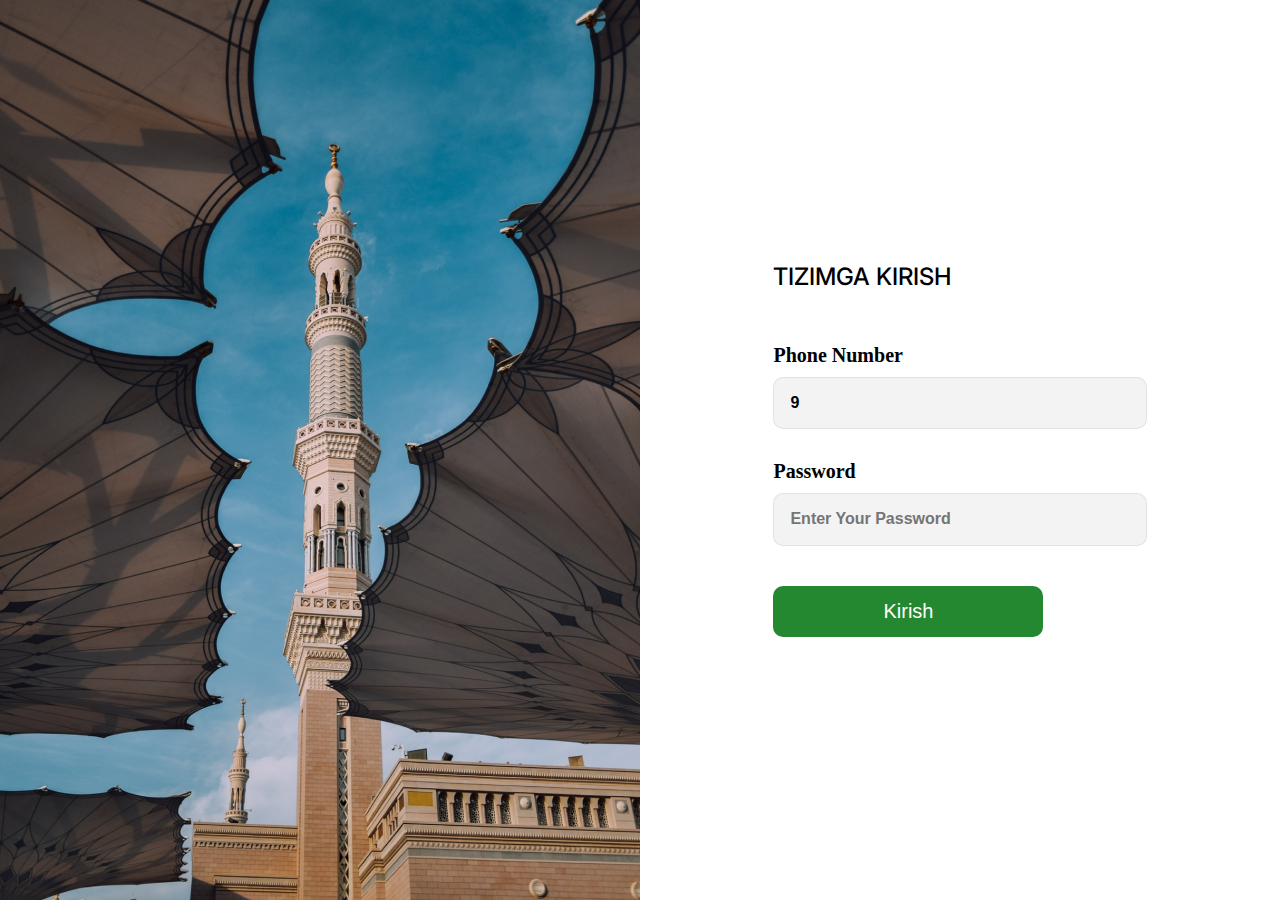
<file: login.html>
<!DOCTYPE html>
<html lang="en">
	<head>
		<meta charset="UTF-8" />
		<meta http-equiv="X-UA-Compatible" content="IE=edge" />
		<meta name="viewport" content="width=device-width, initial-scale=1.0" />
		<title>Log in</title>
		<link rel="stylesheet" href="css/style.css" />
	</head>

	<body>
		<div class="login">
			<div class="left__page" loading="lazy"></div>
			<div class="right__page">
				<form action="#" class="form">
					<h1 class="form__header">Tizimga Kirish</h1>
					<div class="form__number form__container">
						<label for="inputNumber">phone number</label>
						<input type="tel" id="inputNumber" value="9" placeholder="Enter Your Phone Number" />
					</div>
					<div class="form__password form__container">
						<label for="inputPassword">password</label>
						<input type="tel" id="inputPassword" placeholder="Enter Your Password" />
					</div>
					<button class="enter-button">Kirish</button>
				</form>
			</div>
		</div>
	</body>
</html>
</file>
<file: css/style.css>
@import url("https://fonts.googleapis.com/css2?family=Inter:wght@400;500;600;700&family=Roboto:wght@400;500;700&display=swap");
* {
  -webkit-box-sizing: border-box;
          box-sizing: border-box;
  margin: 0;
  padding: 0;
}

.wrapper {
  display: -webkit-box;
  display: -ms-flexbox;
  display: flex;
  min-height: 100vh;
  -webkit-box-orient: vertical;
  -webkit-box-direction: normal;
      -ms-flex-direction: column;
          flex-direction: column;
  font-size: 18px;
  font-family: "Inter", sans-serif;
  background: #f8f8f8;
  position: relative;
  overflow: hidden;
}

.container {
  max-width: 1240px;
  margin: 0 auto;
}
@media (max-width: 1024px) {
  .container {
    padding: 0 10px;
    margin: 0 auto;
  }
}

a {
  text-decoration: none;
  color: #000;
  display: inline-block;
}

.greenText {
  color: #23882f;
}

.header {
  position: fixed;
  z-index: 6;
  width: 100%;
}
.header .date {
  display: -webkit-box;
  display: -ms-flexbox;
  display: flex;
  -webkit-box-align: center;
      -ms-flex-align: center;
          align-items: center;
  -webkit-box-pack: center;
      -ms-flex-pack: center;
          justify-content: center;
  height: 32px;
  background-color: #23882f;
  font-weight: 500;
  font-size: 12px;
  text-transform: uppercase;
  z-index: 9;
  position: relative;
}
.header .date p {
  text-align: center;
  color: #fff;
  font-size: 12px;
  text-transform: uppercase;
}
@media (max-width: 420px) {
  .header .date p {
    font-size: 10px;
  }
}
.header .navbar {
  background: #fff;
  position: relative;
}
.header .navbar::before {
  content: "";
  position: absolute;
  background: #fff;
  width: 100%;
  height: 100%;
  left: 0;
  top: 0;
  z-index: 7;
}
.header .navbar .nav {
  display: -webkit-box;
  display: -ms-flexbox;
  display: flex;
  -webkit-box-align: center;
      -ms-flex-align: center;
          align-items: center;
  -webkit-box-pack: justify;
      -ms-flex-pack: justify;
          justify-content: space-between;
  position: relative;
}
@media (max-width: 768px) {
  .header .navbar .nav {
    display: -webkit-box;
    display: -ms-flexbox;
    display: flex;
    -webkit-box-pack: start;
        -ms-flex-pack: start;
            justify-content: start;
  }
}
.header .navbar .nav-logo {
  position: relative;
  z-index: 9;
}
.header .navbar .nav-logo .nav-img {
  height: 75px;
}
@media (max-width: 768px) {
  .header .navbar .nav-logo .nav-img {
    height: 65px;
  }
}
@media (max-width: 420px) {
  .header .navbar .nav-logo .nav-img {
    height: 55px;
  }
}
@media (max-width: 1024px) {
  .header .navbar .nav-logo {
    -webkit-box-flex: 1;
        -ms-flex: 1 1 auto;
            flex: 1 1 auto;
  }
}
.header .navbar .nav-list {
  display: -webkit-box;
  display: -ms-flexbox;
  display: flex;
  -webkit-box-align: center;
      -ms-flex-align: center;
          align-items: center;
  -webkit-box-pack: justify;
      -ms-flex-pack: justify;
          justify-content: space-between;
  padding: 10px;
  width: 560px;
  position: relative;
  z-index: 9;
}
.header .navbar .nav-list .greenText {
  color: #23882f !important;
}
.header .navbar .nav-list .remove {
  display: none;
}
@media (max-width: 425px) {
  .header .navbar .nav-list .remove {
    display: inline-block;
    padding: 10px 25px;
    background: #23882f;
    color: #fff;
  }
}
.header .navbar .nav-list .nav-item {
  list-style-type: none;
  font-size: 16px;
  font-style: normal;
  font-weight: 600;
  font-size: 16px;
  line-height: 19px;
  letter-spacing: -1px;
}
@media (max-width: 1024px) {
  .header .navbar .nav-list {
    display: -webkit-box;
    display: -ms-flexbox;
    display: flex;
    -webkit-box-orient: vertical;
    -webkit-box-direction: normal;
        -ms-flex-direction: column;
            flex-direction: column;
    -ms-flex-pack: distribute;
        justify-content: space-around;
    position: absolute;
    background: #fff;
    padding: 0;
    top: 0;
    right: -10%;
    height: 150px;
    width: 200px;
    -webkit-transition: -webkit-transform 400ms linear;
    transition: -webkit-transform 400ms linear;
    transition: transform 400ms linear;
    transition: transform 400ms linear, -webkit-transform 400ms linear;
    -webkit-transform: translate(-50%, -100%);
            transform: translate(-50%, -100%);
    z-index: 5;
  }
  .header .navbar .nav-list.clicked {
    -webkit-transform: translate(-50%, 54%);
            transform: translate(-50%, 54%);
  }
}
@media (max-width: 768px) {
  .header .navbar .nav-list {
    right: -13%;
  }
  .header .navbar .nav-list.clicked {
    -webkit-transform: translate(-50%, 49%);
            transform: translate(-50%, 49%);
  }
}
@media (max-width: 425px) {
  .header .navbar .nav-list {
    right: -23%;
  }
  .header .navbar .nav-list.clicked {
    -webkit-transform: translate(-50%, 50%);
            transform: translate(-50%, 50%);
  }
}
.header .navbar .nav-menu {
  display: -webkit-box;
  display: -ms-flexbox;
  display: flex;
  -webkit-box-align: center;
      -ms-flex-align: center;
          align-items: center;
  -webkit-box-pack: justify;
      -ms-flex-pack: justify;
          justify-content: space-between;
  position: relative;
  z-index: 9;
}
.header .navbar .nav-menu .dropdown {
  display: -webkit-box;
  display: -ms-flexbox;
  display: flex;
  -webkit-box-align: center;
      -ms-flex-align: center;
          align-items: center;
  -webkit-box-pack: center;
      -ms-flex-pack: center;
          justify-content: center;
  font-family: "Roboto";
  font-size: 16px;
  font-weight: 400;
  margin: 0 27px 0 0;
  cursor: pointer;
  position: relative;
}
@media (max-width: 425px) {
  .header .navbar .nav-menu .dropdown {
    margin: 0px;
  }
}
.header .navbar .nav-menu .dropdown span {
  padding: 0 10px 0 0;
}
.header .navbar .nav-menu .dropdown .arrow-icon {
  -webkit-transform: rotate(0deg);
          transform: rotate(0deg);
  -webkit-transition: all 500ms;
  transition: all 500ms;
}
.header .navbar .nav-menu .dropdown .arrow-icon.rotate {
  -webkit-transform: rotate(180deg);
          transform: rotate(180deg);
}
.header .navbar .nav-menu .dropdown-items {
  display: block;
  position: absolute;
  list-style: none;
  font-family: "Roboto";
  top: 105%;
  z-index: 9;
  -webkit-transition: all 500ms;
  transition: all 500ms;
  -webkit-transform: translateY(15px);
          transform: translateY(15px);
  opacity: 0;
  visibility: hidden;
  pointer-events: none;
}
.header .navbar .nav-menu .dropdown-items.visible {
  -webkit-transform: translateY(0);
          transform: translateY(0);
  opacity: 1;
  visibility: visible;
  pointer-events: all;
  top: 95%;
}
.header .navbar .nav-menu .dropdown-items .dropdown-option {
  border: 1px solid #2d8b38;
  border-collapse: collapse;
  background: #23882f;
  padding: 5px;
  color: #fff;
  cursor: pointer;
}
.header .navbar .nav-menu .dropdown-items .dropdown-option:hover {
  background: #22632a;
}
.header .navbar .nav-menu .remove {
  background: #23882f;
  font-family: "Roboto";
  font-weight: 400;
  font-size: 16px;
  color: #ffffff;
  display: inline-block;
  padding: 10px 30px;
}
@media (max-width: 425px) {
  .header .navbar .nav-menu .remove {
    display: none;
  }
}
@media (max-width: 768px) {
  .header .navbar .nav-menu {
    -webkit-box-ordinal-group: 3;
        -ms-flex-order: 2;
            order: 2;
  }
}
.header .navbar .nav .nav-burger {
  display: none;
}
@media (max-width: 1024px) {
  .header .navbar .nav .nav-burger {
    display: block;
    width: 25px;
    height: 18px;
    position: relative;
    margin: 0px 0px 0px 27px;
  }
  .header .navbar .nav .nav-burger .burger__icon, .header .navbar .nav .nav-burger::before, .header .navbar .nav .nav-burger::after {
    content: "";
    width: 100%;
    height: 2px;
    background: #000;
    position: absolute;
    -webkit-transition: all 150ms linear;
    transition: all 150ms linear;
  }
  .header .navbar .nav .nav-burger::before {
    top: 0;
  }
  .header .navbar .nav .nav-burger .burger__icon {
    top: 8px;
    -webkit-transform: scale(1);
            transform: scale(1);
  }
  .header .navbar .nav .nav-burger::after {
    bottom: 0;
  }
  .header .navbar .nav .nav-burger.clicked::before {
    top: 8px;
    -webkit-transform: rotate(45deg);
            transform: rotate(45deg);
  }
  .header .navbar .nav .nav-burger.clicked .burger__icon {
    top: 8px;
    -webkit-transform: scale(0);
            transform: scale(0);
  }
  .header .navbar .nav .nav-burger.clicked::after {
    bottom: 8px;
    -webkit-transform: rotate(-45deg);
            transform: rotate(-45deg);
  }
}

.main {
  -webkit-box-flex: 1;
      -ms-flex: 1 1 auto;
          flex: 1 1 auto;
}
.main .banner {
  background-image: linear-gradient(94.51deg, #000000 0%, rgba(0, 0, 0, 0.62) 40.66%, rgba(14, 14, 14, 0.22) 70.83%, rgba(196, 196, 196, 0) 97.59%), url(../img/Banner/bg.png);
  height: 400px;
  position: relative;
  margin: 114px 0px 0px 0px;
}
@media (max-width: 768px) {
  .main .banner {
    margin: 104px 0px 0px 0px;
  }
}
@media (max-width: 420px) {
  .main .banner {
    margin: 94px 0px 0px 0px;
  }
}
@media (max-width: 340px) {
  .main .banner br {
    display: none;
  }
}
.main .banner-parent {
  padding: 82px 0 0 0;
  position: relative;
}
.main .banner-parent .banner-header {
  font-weight: 700;
  font-size: 46px;
  line-height: 56px;
  text-transform: uppercase;
  color: #fff;
  text-align: center;
  margin: 0 0 15px 0;
  height: 56px;
}
.main .banner-parent .banner-text {
  font-weight: 400;
  font-size: 18px;
  line-height: 130%;
  text-align: center;
  color: #f7f7f7;
}
@media (max-width: 768px) {
  .main .banner-parent .banner-header {
    font-size: 2.5rem;
  }
  .main .banner-parent .banner-text {
    font-size: 14px;
    line-height: 130%;
  }
}
.main .banner .banner-time-for {
  width: 970px;
  position: absolute;
  margin: 0 auto;
  left: 0;
  right: 0;
  top: 75%;
  overflow: hidden;
}
.main .banner .banner-time-for .header-banner {
  width: 100%;
  height: 25px;
  background: #23882f;
}
.main .banner .banner-time-for .header-banner .header-text {
  width: 100%;
  font-weight: 500;
  font-size: 14px;
  color: #fff;
  text-transform: uppercase;
  text-align: center;
  padding: 4px 0;
}
@media (max-width: 1024px) {
  .main .banner .banner-time-for .header-banner {
    width: 75%;
    margin: 0 auto;
  }
}
@media (max-width: 976px) {
  .main .banner .banner-time-for .header-banner {
    width: 100%;
  }
}
.main .banner .banner-time-for .banner-time {
  display: -webkit-box;
  display: -ms-flexbox;
  display: flex;
  -webkit-box-align: center;
      -ms-flex-align: center;
          align-items: center;
  -ms-flex-pack: distribute;
      justify-content: space-around;
  padding: 28px 0 22px 0;
  background: #fff;
}
.main .banner .banner-time-for .banner-time .time-card {
  display: -webkit-box;
  display: -ms-flexbox;
  display: flex;
  -webkit-box-align: center;
      -ms-flex-align: center;
          align-items: center;
  -webkit-box-pack: center;
      -ms-flex-pack: center;
          justify-content: center;
  -webkit-box-orient: vertical;
  -webkit-box-direction: normal;
      -ms-flex-direction: column;
          flex-direction: column;
}
.main .banner .banner-time-for .banner-time .time-card .time-1 {
  display: -webkit-box;
  display: -ms-flexbox;
  display: flex;
  -webkit-box-align: center;
      -ms-flex-align: center;
          align-items: center;
  -webkit-box-pack: center;
      -ms-flex-pack: center;
          justify-content: center;
  -webkit-box-orient: vertical;
  -webkit-box-direction: normal;
      -ms-flex-direction: column;
          flex-direction: column;
  width: 78px;
  height: 90px;
  background: url(../img/Banner/Hexagon.png) no-repeat center 100%;
  color: #23882f;
  font-weight: 600;
  position: relative;
  margin: 0 0 11px;
  z-index: 2;
}
.main .banner .banner-time-for .banner-time .time-card .time-1 .time-card-second {
  font-weight: 500;
  font-size: 10px;
  position: absolute;
  bottom: 60%;
}
@media (max-width: 1024px) {
  .main .banner .banner-time-for .banner-time .time-card .time-1 {
    width: 70px;
    height: 81px;
    font-size: 14px;
    background-size: contain;
  }
}
.main .banner .banner-time-for .banner-time .time-card .time-text {
  font-weight: 600;
}
.main .banner .banner-time-for .banner-time .line {
  position: absolute;
  top: 50%;
  -webkit-transform: translateY(-50%);
          transform: translateY(-50%);
}
.main .banner .banner-time-for .banner-time .line:last-child {
  right: -25.6%;
}
.main .banner .banner-time-for .banner-time .line:nth-child(7) {
  left: -30%;
}
@media (max-width: 1024px) {
  .main .banner .banner-time-for .banner-time {
    width: 75%;
    margin: 0 auto;
    position: static;
    overflow: hidden;
  }
  .main .banner .banner-time-for .banner-time .line {
    display: none;
  }
}
@media (max-width: 976px) {
  .main .banner .banner-time-for .banner-time {
    position: static;
    overflow: hidden;
    width: 100%;
    margin: 0;
  }
  .main .banner .banner-time-for .banner-time .line {
    display: none;
  }
}
@media (max-width: 768px) {
  .main .banner .banner-time-for .banner-time {
    display: -ms-grid;
    display: grid;
    -ms-grid-columns: 1fr 20px 1fr 20px 1fr;
    grid-template-columns: repeat(3, 1fr);
    gap: 20px;
  }
}
@media (max-width: 1024px) {
  .main .banner .banner-time-for {
    width: 100%;
    position: static;
    margin: 17.3% 0 0;
  }
}
@media (max-width: 976px) {
  .main .banner .banner-time-for {
    width: 100%;
    position: static;
    margin: 18% 0 0;
  }
}
.main .main-menu {
  margin: 149px auto 98px;
  display: -webkit-box;
  display: -ms-flexbox;
  display: flex;
  -webkit-box-pack: justify;
      -ms-flex-pack: justify;
          justify-content: space-between;
  -ms-flex-wrap: wrap;
      flex-wrap: wrap;
  max-width: 1240px;
}
@media (max-width: 1220px) {
  .main .main-menu {
    -webkit-box-align: center;
        -ms-flex-align: center;
            align-items: center;
    -webkit-box-orient: vertical;
    -webkit-box-direction: normal;
        -ms-flex-direction: column;
            flex-direction: column;
    margin: 210px 0 0 0;
  }
}
@media (max-width: 768px) {
  .main .main-menu {
    margin: 285px 0 0 0;
  }
}
.main .main-menu .__news {
  width: 820px;
  display: -ms-grid;
  display: grid;
  -ms-grid-columns: 1fr;
  grid-template-columns: 1fr;
  gap: 20px;
  margin: 0 0 30px 0;
}
.main .main-menu .__news .videos-block-header {
  -ms-grid-column: 1;
  -ms-grid-column-span: 1;
  grid-column: 1/2;
  background: #ffffff;
  width: 100%;
  margin: 0 !important;
}
.main .main-menu .__news .videos-block-header p {
  color: #000;
}
.main .main-menu .__news .videos-block-header span {
  color: #23882f;
}
.main .main-menu .__news-banner .big-col {
  background: -webkit-gradient(linear, left top, left bottom, from(rgba(0, 0, 0, 0.13)), color-stop(66.15%, rgba(0, 0, 0, 0.613673)), color-stop(85.42%, rgba(0, 0, 0, 0.83)), to(rgba(0, 0, 0, 0.9))), url(../img/News/bg.png);
  background: linear-gradient(180deg, rgba(0, 0, 0, 0.13) 0%, rgba(0, 0, 0, 0.613673) 66.15%, rgba(0, 0, 0, 0.83) 85.42%, rgba(0, 0, 0, 0.9) 100%), url(../img/News/bg.png);
  height: 475px;
  width: 100%;
  padding: 0 41px 34px 22px;
  display: -webkit-box;
  display: -ms-flexbox;
  display: flex;
  -webkit-box-pack: end;
      -ms-flex-pack: end;
          justify-content: end;
  -webkit-box-orient: vertical;
  -webkit-box-direction: normal;
      -ms-flex-direction: column;
          flex-direction: column;
}
.main .main-menu .__news-banner .big-col .text-col .big-col-text {
  color: #fff;
  font-size: 30px;
  margin: 0 0 18px;
}
.main .main-menu .__news-banner .big-col .btn-col {
  display: -webkit-box;
  display: -ms-flexbox;
  display: flex;
}
.main .main-menu .__news-banner .big-col .btn-col .col-btn {
  font-weight: 500;
  font-size: 12px;
  color: #fff;
  background: #23882f;
  border: 1px solid transparent;
  padding: 2px;
}
.main .main-menu .__news-banner .big-col .btn-col p {
  font-weight: 500;
  font-size: 12px;
  color: #fff;
}
.main .main-menu .__news-banner .big-col .btn-col p img {
  margin: 0 8px 0 13px;
}
.main .main-menu .__news-col {
  cursor: pointer;
  text-decoration: none;
}
.main .main-menu .__news-col .col-card {
  display: -webkit-box;
  display: -ms-flexbox;
  display: flex;
  background: #fff;
}
.main .main-menu .__news-col .col-card > img {
  margin: 0 16px 0 0;
  height: 176px;
}
.main .main-menu .__news-col .col-card-text {
  padding: 17px 0 0 0;
}
.main .main-menu .__news-col .col-card-text .text-muted-date {
  font-weight: 500;
  font-size: 12px;
  color: #b3b3b3;
}
.main .main-menu .__news-col .col-card-text .text-muted-date img {
  margin: 0 10px 0 0;
}
.main .main-menu .__news-col .col-card-text .col-card-text {
  font-weight: 500;
  font-size: 18px;
  padding: 10px 0 15px 0;
  line-height: 25px;
  color: #000;
}
.main .main-menu .__news-col .col-card-text .text-muted {
  font-weight: 400;
  font-size: 16px;
  color: #808080;
}
@media (max-width: 820px) {
  .main .main-menu .__news {
    width: 100%;
  }
}
@media (max-width: 768px) {
  .main .main-menu .__news {
    width: 100%;
    -ms-grid-columns: 1fr 1fr;
    grid-template-columns: 1fr 1fr;
  }
  .main .main-menu .__news-banner {
    -ms-grid-column: 1;
    -ms-grid-column-span: 2;
    grid-column: 1/3;
  }
  .main .main-menu .__news-banner .big-col {
    width: 100%;
    height: 400px;
  }
  .main .main-menu .__news-banner .big-col .text-col .big-col-text {
    font-size: 24px;
  }
  .main .main-menu .__news .col-card {
    -webkit-box-orient: vertical;
    -webkit-box-direction: normal;
        -ms-flex-direction: column;
            flex-direction: column;
    width: 290px;
    margin: 0 auto;
  }
  .main .main-menu .__news .col-card > img {
    margin: 0;
  }
  .main .main-menu .__news .col-card > .col-card-text {
    padding: 15px 10px;
  }
  .main .main-menu .__news .n-c-b {
    -ms-grid-column: 1;
    -ms-grid-column-span: 2;
    grid-column: 1/3;
  }
}
@media (max-width: 640px) {
  .main .main-menu .__news {
    width: 100%;
    -ms-grid-columns: 1fr;
    grid-template-columns: 1fr;
    gap: 30px;
  }
  .main .main-menu .__news-banner {
    -ms-grid-column: 1;
    -ms-grid-column-span: 1;
    grid-column: 1/2;
  }
  .main .main-menu .__news-banner .big-col {
    width: auto;
    height: 380px;
    padding: 0 0 15px 15px;
  }
  .main .main-menu .__news-banner .big-col .text-col .big-col-text {
    font-size: 22px;
  }
  .main .main-menu .__news br {
    display: none;
  }
  .main .main-menu .__news .col-card {
    -webkit-box-orient: vertical;
    -webkit-box-direction: normal;
        -ms-flex-direction: column;
            flex-direction: column;
    width: 330px;
    margin: 0 auto;
  }
  .main .main-menu .__news .col-card > img {
    margin: 0;
    height: 201px;
  }
  .main .main-menu .__news .col-card > .col-card-text {
    padding: 15px 10px;
  }
  .main .main-menu .__news .news-col-bem {
    -ms-grid-column: 1;
    -ms-grid-column-span: 1;
    grid-column: 1/2;
  }
}
@media (max-width: 425px) {
  .main .main-menu .__news {
    width: 100%;
  }
  .main .main-menu .__news-banner {
    width: 100%;
  }
  .main .main-menu .__news-banner .big-col {
    width: 320px;
    height: 190px;
    background-position: center;
    margin: 0 auto;
  }
  .main .main-menu .__news-banner .big-col .text-col .big-col-text {
    font-size: 16px;
  }
  .main .main-menu .__news .col-card {
    -webkit-box-orient: vertical;
    -webkit-box-direction: normal;
        -ms-flex-direction: column;
            flex-direction: column;
    width: 290px;
    margin: 0 auto;
  }
  .main .main-menu .__news .col-card > img {
    margin: 0;
    height: 176px;
    width: 100%;
  }
  .main .main-menu .__news .col-card > .col-card-text {
    padding: 15px 10px;
  }
}
@media (max-width: 320px) {
  .main .main-menu .__news {
    width: 100%;
  }
  .main .main-menu .__news-banner {
    width: 100%;
  }
  .main .main-menu .__news-banner .big-col {
    width: 260px;
    height: 190px;
    background-position: center;
    margin: 0 auto;
  }
  .main .main-menu .__news-banner .big-col .text-col .big-col-text {
    font-size: 16px;
  }
  .main .main-menu .__news-banner .col-card {
    width: 100%;
  }
}
.main .main-menu .aside .side-bem {
  margin: 0;
}
.main .main-menu .aside .sidebar-container {
  width: 400px;
  padding: 16px;
  background: #fff;
}
.main .main-menu .aside .sidebar-container .sidebar-card {
  border-bottom: 1px solid #b2b2b2;
  padding: 12px 0 22px;
}
.main .main-menu .aside .sidebar-container .sidebar-card .top-text {
  display: -webkit-box;
  display: -ms-flexbox;
  display: flex;
  padding: 8px 0;
}
.main .main-menu .aside .sidebar-container .sidebar-card .top-text .green-text {
  font-weight: 500;
  font-size: 12px;
  color: #23882f;
  display: inline-block;
  margin: 0 20px 0 0;
}
.main .main-menu .aside .sidebar-container .sidebar-card .top-text .date-text {
  font-weight: 500;
  font-size: 12px;
  line-height: 15px;
  color: #b2b2b2;
  display: -webkit-inline-box;
  display: -ms-inline-flexbox;
  display: inline-flex;
}
.main .main-menu .aside .sidebar-container .sidebar-card .top-text .date-text img {
  margin: 0 8px 0 0;
}
.main .main-menu .aside .sidebar-container .sidebar-card .sidebar-describe {
  font-weight: 500;
  font-size: 18px;
}
.main .main-menu .aside .sidebar-container .con-button {
  display: -webkit-box;
  display: -ms-flexbox;
  display: flex;
  -webkit-box-align: center;
      -ms-flex-align: center;
          align-items: center;
  -webkit-box-pack: center;
      -ms-flex-pack: center;
          justify-content: center;
  padding: 16.5px 0;
}
.main .main-menu .aside .sidebar-container .con-button img {
  margin: 0 0 0 17.5px;
}
.main .main-menu .aside .sidebar-footer {
  margin: 30px 0;
  background: #fff;
  padding: 0 0 20px;
}
.main .main-menu .aside .sidebar-footer .side-links {
  display: -ms-grid;
  display: grid;
  -ms-grid-columns: 1fr 16px 1fr;
  grid-template-columns: 1fr 1fr;
  gap: 16px;
  padding: 0 16px;
}
.main .main-menu .aside .sidebar-footer .side-links .btn-link {
  display: -webkit-box;
  display: -ms-flexbox;
  display: flex;
  -webkit-box-align: center;
      -ms-flex-align: center;
          align-items: center;
  border: none;
  color: #fff;
  font-weight: 400;
  font-size: 18px;
  font-family: "Inter";
}
.main .main-menu .aside .sidebar-footer .side-links .btn-link i {
  display: -webkit-box;
  display: -ms-flexbox;
  display: flex;
  -webkit-box-align: center;
      -ms-flex-align: center;
          align-items: center;
  -webkit-box-pack: center;
      -ms-flex-pack: center;
          justify-content: center;
  width: 44px;
  height: 44px;
  font-size: 21px;
  color: #fff;
  margin: 0 25px 0 0;
}
.main .main-menu .aside .sidebar-footer .side-links .btn-link .instagram {
  background: #c62cc8;
}
.main .main-menu .aside .sidebar-footer .side-links .btn-link .telegram {
  background: #0f87ff;
}
.main .main-menu .aside .sidebar-footer .side-links .btn-link .youtube {
  background: #fe031c;
}
.main .main-menu .aside .sidebar-footer .side-links .btn-link .facebook {
  background: #0061c2;
}
.main .main-menu .aside .sidebar-footer .side-links .btn-instagram {
  background: #d341d4;
}
.main .main-menu .aside .sidebar-footer .side-links .btn-telegram {
  background: #349aff;
}
.main .main-menu .aside .sidebar-footer .side-links .btn-youtube {
  background: #e50017;
}
.main .main-menu .aside .sidebar-footer .side-links .btn-facebook {
  background: #056ed8;
}
.main .main-menu .aside .side-calendar {
  padding: 46px;
  background: #e5e5e5;
}
.main .main-menu .aside .side-calendar .side-container {
  background: #fff;
}
.main .main-menu .aside .side-calendar .side-container .header-side {
  display: -webkit-box;
  display: -ms-flexbox;
  display: flex;
  -webkit-box-align: center;
      -ms-flex-align: center;
          align-items: center;
  -webkit-box-pack: justify;
      -ms-flex-pack: justify;
          justify-content: space-between;
  border-bottom: 0.8px solid #e4e5e7;
  width: 78%;
  margin: 0 auto;
  padding: 24px 0 20px;
}
.main .main-menu .aside .side-calendar .side-container .header-side p {
  font-weight: 600;
  font-size: 14px;
  font-family: "Roboto";
  -webkit-box-flex: 1;
      -ms-flex: 1 1 auto;
          flex: 1 1 auto;
}
.main .main-menu .aside .side-calendar .side-container .header-side .calendar-icons {
  display: inline-block;
}
.main .main-menu .aside .side-calendar .side-container .header-side .calendar-icons img:first-child {
  padding: 0 35px 0 0;
}
.main .main-menu .aside .side-calendar .side-container table {
  padding: 0 24px 24px;
  width: 308px;
}
.main .main-menu .aside .side-calendar .side-container table tr td {
  padding: 8px 0 8px;
  font-size: 14px;
}
.main .main-menu .aside .side-calendar .side-container table tr td p {
  display: -webkit-box;
  display: -ms-flexbox;
  display: flex;
  -webkit-box-align: center;
      -ms-flex-align: center;
          align-items: center;
  -webkit-box-pack: center;
      -ms-flex-pack: center;
          justify-content: center;
  width: 24px;
  height: 24px;
  margin: 0 auto;
  border-radius: 50%;
}
.main .main-menu .aside .side-calendar .side-container table tr td .this-date {
  background: #23882f;
}
.main .main-menu .aside .side-calendar .side-container table tr th {
  padding: 20px 0 12px;
  color: #7e818c;
  font-size: 10px;
  font-weight: 500;
  font-family: "Roboto";
}
@media (max-width: 1024px) {
  .main .main-menu .aside {
    position: absolute;
    -webkit-transform: translate(100%, 0);
            transform: translate(100%, 0);
    top: 0;
    right: 0;
    -webkit-transition: all 400ms linear;
    transition: all 400ms linear;
    overflow: auto;
    background: #fff;
  }
  .main .main-menu .aside.active {
    right: 0;
    top: 0;
    z-index: 10;
    -webkit-transform: translate(0);
            transform: translate(0);
  }
}
@media (max-width: 425px) {
  .main .main-menu .aside {
    display: none;
  }
}
.main .main-menu .videos .videos-container {
  width: 820px;
  display: -ms-grid;
  display: grid;
  -ms-grid-columns: 1fr 20px 1fr;
  grid-template-columns: 1fr 1fr;
  gap: 20px;
}
.main .main-menu .videos .videos-container .videos-block-header {
  -ms-grid-column: 1;
  -ms-grid-column-span: 2;
  grid-column: 1/3;
  background: #ffffff;
  width: 100%;
  margin: 0 !important;
}
.main .main-menu .videos .videos-container .videos-block-header p {
  color: #000;
}
.main .main-menu .videos .videos-container .videos-block-header span {
  color: #23882f;
}
.main .main-menu .videos .videos-container .videos-big-block {
  -ms-grid-column: 1;
  -ms-grid-column-span: 2;
  grid-column: 1/3;
  overflow: hidden;
  height: 475px;
}
.main .main-menu .videos .videos-container .videos-big-block .iframe {
  position: relative;
}
.main .main-menu .videos .videos-container .videos-big-block .iframe img {
  width: 100%;
}
.main .main-menu .videos .videos-container .videos-big-block .iframe .play {
  display: -webkit-box;
  display: -ms-flexbox;
  display: flex;
  -webkit-box-align: center;
      -ms-flex-align: center;
          align-items: center;
  -webkit-box-pack: center;
      -ms-flex-pack: center;
          justify-content: center;
  width: 70px;
  height: 70px;
  background: #fff;
  position: absolute;
  top: 50%;
  left: 50%;
  -webkit-transform: translate(-50%, -50%);
          transform: translate(-50%, -50%);
  border-radius: 50%;
  cursor: pointer;
  opacity: 78%;
}
.main .main-menu .videos .videos-container .videos-big-block .iframe .play-icon {
  border-left: 30px solid #000;
  border-top: 18px solid transparent;
  border-bottom: 18px solid transparent;
  margin: 0 0 0 8px;
}
.main .main-menu .videos .videos-container .videos-block-card {
  -ms-grid-column: 1;
  -ms-grid-column-span: 1;
  grid-column: 1/2;
  background: #fff;
}
.main .main-menu .videos .videos-container .videos-block-card .card-video .iframe {
  width: 100%;
  position: relative;
}
.main .main-menu .videos .videos-container .videos-block-card .card-video .play {
  display: -webkit-box;
  display: -ms-flexbox;
  display: flex;
  -webkit-box-align: center;
      -ms-flex-align: center;
          align-items: center;
  -webkit-box-pack: center;
      -ms-flex-pack: center;
          justify-content: center;
  width: 50px;
  height: 50px;
  background: #fff;
  border-radius: 50%;
  position: absolute;
  top: 50%;
  left: 50%;
  -webkit-transform: translate(-50%, -50%);
          transform: translate(-50%, -50%);
  opacity: 78%;
}
.main .main-menu .videos .videos-container .videos-block-card .card-video .play-icon {
  border-left: 25px solid #000;
  border-top: 15px solid transparent;
  border-bottom: 15px solid transparent;
  margin: 0 0 0 8px;
}
.main .main-menu .videos .videos-container .videos-block-card .card-text {
  padding: 17px 16px 20px;
}
.main .main-menu .videos .videos-container .videos-block-card .card-text .text-muted-date {
  font-weight: 500;
  font-size: 12px;
  color: #b3b3b3;
}
.main .main-menu .videos .videos-container .videos-block-card .card-text .text-muted-date img {
  margin: 0 8.7px 0 0;
}
.main .main-menu .videos .videos-container .videos-block-card .card-text .text-card {
  font-weight: 500;
  font-size: 18px;
  color: #000000;
  padding: 10px 0 15px 0;
}
.main .main-menu .videos .videos-container .videos-block-card .card-text .text-muted {
  font-weight: 300;
  font-size: 16px;
  line-height: 20px;
  color: #808080;
}
.main .main-menu .videos .videos-container .videos-col {
  -ms-grid-column: 1;
  -ms-grid-column-span: 2;
  grid-column: 1/3;
  text-decoration: none;
}
@media (max-width: 1220px) {
  .main .main-menu .videos .videos-container {
    margin: 50px auto;
  }
}
@media (max-width: 820px) {
  .main .main-menu .videos .videos-container {
    width: 100%;
  }
}
@media (max-width: 865px) {
  .main .main-menu .videos .videos-container .videos-big-block {
    height: auto;
  }
  .main .main-menu .videos .videos-container .videos-block .videos-block-card {
    width: 330px;
    margin: 0 auto;
  }
  .main .main-menu .videos .videos-container .videos-block .videos-block-card .iframe img {
    width: 100%;
  }
  .main .main-menu .videos .videos-container .videos-block .videos-block-card .text-muted br {
    display: none;
  }
}
@media (max-width: 640px) {
  .main .main-menu .videos .videos-container {
    -ms-grid-columns: 1fr;
    grid-template-columns: 1fr;
    gap: 20px 0;
    -webkit-box-align: center;
        -ms-flex-align: center;
            align-items: center;
  }
  .main .main-menu .videos .videos-container .videos-big-block {
    height: auto;
    -ms-grid-column: 1;
    -ms-grid-column-span: 1;
    grid-column: 1/2;
  }
  .main .main-menu .videos .videos-container .videos-block-header {
    -ms-grid-column: 1 !important;
    -ms-grid-column-span: 1 !important;
    grid-column: 1/2 !important;
  }
  .main .main-menu .videos .videos-container .videos-block {
    -ms-grid-column: 1;
    -ms-grid-column-span: 1;
    grid-column: 1/2;
  }
  .main .main-menu .videos .videos-container .videos-block .videos-block-card {
    display: block;
    margin: 0 auto;
    width: 300px;
  }
}
@media (max-width: 320px) {
  .main .main-menu .videos .videos-container {
    margin: 0px auto;
  }
  .main .main-menu .videos .videos-container .videos-block .videos-block-card {
    width: 290px;
    margin: 0 auto;
  }
  .main .main-menu .videos .videos-container .videos-block .videos-block-card .iframe img {
    width: 100%;
  }
  .main .main-menu .videos .videos-container .videos-block .videos-block-card .card-text {
    padding: 10px;
  }
  .main .main-menu .videos .videos-container .videos-col {
    -ms-grid-column: 1;
    -ms-grid-column-span: 1;
    grid-column: 1/2;
  }
}
.main .main-menu .aside-icon {
  display: none;
}
@media (max-width: 1024px) {
  .main .main-menu .aside-icon {
    position: absolute;
    display: inline-block;
    border-right: 25px solid #23882f;
    border-top: 35px solid transparent;
    border-bottom: 35px solid transparent;
    cursor: pointer;
    right: 0;
    top: 240px;
    z-index: 5;
    -webkit-transition: all 400ms linear;
    transition: all 400ms linear;
  }
  .main .main-menu .aside-icon.active {
    right: 400px;
  }
}
@media (max-width: 425px) {
  .main .main-menu .aside-icon {
    display: none;
  }
}

.footer {
  background: #fff;
}
.footer h3 {
  font-weight: 600;
  font-size: 20px;
}
.footer .footer-container {
  display: -webkit-box;
  display: -ms-flexbox;
  display: flex;
  -webkit-box-pack: justify;
      -ms-flex-pack: justify;
          justify-content: space-between;
  -webkit-box-align: start;
      -ms-flex-align: start;
          align-items: start;
  -ms-flex-wrap: wrap;
      flex-wrap: wrap;
  margin: auto auto 4px;
  background: #fff;
  padding: 57px 0 0;
}
.footer .footer-container .footer-logo {
  height: 124px;
  padding: 0 0 0 20px;
}
.footer .footer-container .footer-text {
  font-weight: 400;
  font-size: 16px;
  line-height: 160%;
}
@media (max-width: 768px) {
  .footer .footer-container {
    -ms-flex-wrap: wrap;
        flex-wrap: wrap;
  }
}
.footer .footer-location {
  display: -webkit-box;
  display: -ms-flexbox;
  display: flex;
  -webkit-box-align: start;
      -ms-flex-align: start;
          align-items: start;
  padding: 20px 0 0;
  font-size: 20px;
  line-height: 160%;
}
.footer .footer-location img {
  margin: 7px 13px 0 0;
}
@media (max-width: 768px) {
  .footer .footer-location {
    padding: 10px 0 0;
  }
}
.footer .footer-connect .footer-location {
  -webkit-box-orient: vertical;
  -webkit-box-direction: normal;
      -ms-flex-direction: column;
          flex-direction: column;
}
@media (max-width: 768px) {
  .footer .footer-connect {
    padding: 30px 0 30px 20px;
  }
}
@media (max-width: 768px) {
  .footer .footer-address {
    padding: 30px 0 30px 20px;
  }
}
.footer .footer-text {
  max-width: 1240px;
  margin: 0 auto;
  font-weight: 400;
  font-size: 16px;
  padding: 0 0 32px;
}
.footer .footer-text p {
  line-height: 160%;
}
@media (max-width: 768px) {
  .footer .footer-text {
    padding: 30px 0 30px 20px;
  }
}
.footer > .footer-header {
  font-size: 14px;
  background: #000;
  text-align: center;
  color: #fff;
}
.footer > .footer-header span {
  color: #60cf6d;
  font-weight: 700;
}

.block-bem-1 {
  display: -webkit-box;
  display: -ms-flexbox;
  display: flex;
  -webkit-box-align: center;
      -ms-flex-align: center;
          align-items: center;
  -webkit-box-pack: start;
      -ms-flex-pack: start;
          justify-content: start;
  width: 400px;
  height: 52px;
  background: #23882f;
  padding: 14px 0px 14px 16px;
  margin: 0 0 20px;
}
.block-bem-1 p {
  font-weight: 500;
  font-size: 20px;
  color: #fff;
}
.block-bem-1 img {
  margin: 0 21px 0 0;
}
@media (max-width: 768px) {
  .block-bem-1 {
    -ms-grid-column: 1;
    -ms-grid-column-span: 1;
    grid-column: 1/2;
    padding: 10px 0 10px 10px;
  }
}
@media (max-width: 425px) {
  .block-bem-1 {
    width: 100%;
  }
}
@media (max-width: 325px) {
  .block-bem-1 {
    width: 100%;
    height: 40px;
  }
  .block-bem-1 p {
    font-size: 16px;
  }
}

.news-col-bem {
  background: #fff;
  padding: 13px 0;
}
.news-col-bem p {
  font-weight: 500;
  font-size: 20px;
  color: #000;
  text-align: center;
}

.breadcrumb {
  display: -webkit-box;
  display: -ms-flexbox;
  display: flex;
  -webkit-box-align: center;
      -ms-flex-align: center;
          align-items: center;
  -webkit-box-pack: start;
      -ms-flex-pack: start;
          justify-content: start;
  -ms-grid-column: 1;
  -ms-grid-column-span: 1;
  grid-column: 1/2;
  background: #ffffff;
  padding: 14px 0 14px 14px;
}
.breadcrumb img {
  margin: 0px 20px 0px 0px;
}
.breadcrumb .blackName {
  font-weight: 400;
}
.breadcrumb .space {
  margin: 0 10px;
}

@media (max-width: 1224px) {
  .news-news {
    margin: 138px 0px 0px 0px;
  }
}

.news-news {
  margin: 140px auto 121px !important;
}
@media (max-width: 1240px) {
  .news-news {
    padding: 0 10px;
  }
}
@media (max-width: 1224px) {
  .news-news {
    -webkit-box-orient: vertical;
    -webkit-box-direction: normal;
        -ms-flex-direction: column;
            flex-direction: column;
    -webkit-box-align: center;
        -ms-flex-align: center;
            align-items: center;
  }
}

.post {
  width: 66.12%;
  background: none;
  overflow: hidden;
}
.post .breadcrumb {
  width: 300%;
  margin: 0px 0px 20px 0px;
}
.post .breadcrumb span {
  display: inline-block;
}
.post__container {
  margin: 0px 0px 0px 0px;
  background: #fff;
  padding: 20px;
}
@media (max-width: 425px) {
  .post__container {
    padding: 10px;
  }
}
.post__icons {
  display: -webkit-box;
  display: -ms-flexbox;
  display: flex;
  -webkit-box-align: center;
      -ms-flex-align: center;
          align-items: center;
  -webkit-box-pack: start;
      -ms-flex-pack: start;
          justify-content: start;
}
.post__icons p {
  font-family: "Inter";
  font-style: normal;
  font-weight: 500;
  font-size: 12px;
  line-height: 125%;
  color: #ffffff;
  background: #23882f;
  padding: 2px 3px;
}
.post__icons img {
  margin: 0 8px 0 12px;
}
.post__date {
  font-weight: 500;
  font-size: 12px;
  line-height: 15px;
  color: #b2b2b2;
}
.post__header {
  padding: 11.5px 0;
}
.post__header h1 {
  font-family: "Inter";
  font-weight: 500;
  font-size: 30px;
  color: #000000;
}
.post__text {
  margin: 0px 0px 20px 0px;
}
.post__text p {
  font-weight: 400;
  font-size: 16px;
  line-height: 162.5%;
  color: #494949;
}
.post__text img {
  display: block;
  padding: 10px 0;
  width: 100%;
}
@media (max-width: 1224px) {
  .post {
    width: 90%;
  }
}
@media (max-width: 425px) {
  .post {
    width: 100%;
  }
}

.smth-else {
  padding: 0px 0px 20px 0px;
  background: #fff;
}
@media (max-width: 1224px) {
  .smth-else {
    margin: 0px 0px 30px 0px;
  }
}
.smth-else .box-btn {
  background: #fff;
  padding: 20px 0px;
}
.smth-else .box-btn .suggestion {
  display: -webkit-box;
  display: -ms-flexbox;
  display: flex;
  -webkit-box-align: center;
      -ms-flex-align: center;
          align-items: center;
  -webkit-box-pack: center;
      -ms-flex-pack: center;
          justify-content: center;
}
.smth-else .post__container-icons {
  display: -webkit-box;
  display: -ms-flexbox;
  display: flex;
  -webkit-box-align: center;
      -ms-flex-align: center;
          align-items: center;
  -webkit-box-pack: center;
      -ms-flex-pack: center;
          justify-content: center;
  background: #f8f8f8;
  position: relative;
  gap: 13px;
  padding: 14px 0px;
}
.smth-else .post__container-icons .icons-box,
.smth-else .post__container-icons .pattern-icons {
  display: -webkit-box;
  display: -ms-flexbox;
  display: flex;
  -webkit-box-align: center;
      -ms-flex-align: center;
          align-items: center;
  -webkit-box-pack: center;
      -ms-flex-pack: center;
          justify-content: center;
  width: 44px;
  height: 44px;
}
.smth-else .post__container-icons .pattern-icons {
  position: absolute;
}
.smth-else .post__container-icons .twitter {
  background: #34daff;
}
.smth-else .post__container-icons .telegram {
  background: #0f87ff;
}
.smth-else .post__container-icons .facebook {
  background: #0061c2;
}
.smth-else .post__container-icons .print {
  background: #eeab00;
  right: 40px;
  -webkit-transform: translateX(-100%);
          transform: translateX(-100%);
}
@media (max-width: 768px) {
  .smth-else .post__container-icons .print {
    right: 20px;
    -webkit-transform: translate(0);
            transform: translate(0);
  }
}
@media (max-width: 420px) {
  .smth-else .post__container-icons .print {
    right: 0;
    -webkit-transform: translate(0);
            transform: translate(0);
  }
}
.smth-else .post__container-icons .copy {
  background: #b2b2b2;
  right: 20px;
}
@media (max-width: 768px) {
  .smth-else .post__container-icons .copy {
    left: 20px;
  }
}
@media (max-width: 420px) {
  .smth-else .post__container-icons .copy {
    left: 0;
  }
}

.text span {
  display: block;
  padding: 0px 0px 30px 0px;
}
.text span:not(:last-child) {
  padding: 40px 0;
}

.button-suggest {
  width: 100%;
  background: #23882f;
  border: none;
  padding: 13px 0;
  color: #fff;
  font-size: 18px;
  font-weight: 500;
}

.extra {
  width: 66.12%;
  display: -ms-grid;
  display: grid;
  -ms-grid-columns: 1fr;
  grid-template-columns: 1fr;
  -webkit-column-gap: 10px;
     -moz-column-gap: 10px;
          column-gap: 10px;
  row-gap: 20px;
  padding: 30px 0px 0px 0px;
  justify-items: center;
}
.extra__describe {
  display: -webkit-box;
  display: -ms-flexbox;
  display: flex;
  -webkit-box-align: center;
      -ms-flex-align: center;
          align-items: center;
  -webkit-box-pack: start;
      -ms-flex-pack: start;
          justify-content: start;
}
.extra__describe img {
  padding: 0px 21px 0px 16px;
}
.extra__card {
  display: -webkit-box;
  display: -ms-flexbox;
  display: flex;
  background: #fff;
}
.extra__card > img {
  margin: 0 16px 0 0;
  height: 176px;
}
.extra__card .card-text {
  padding: 17px 17px 0 0;
}
.extra__card .card-text .text-muted-date {
  font-weight: 500;
  font-size: 12px;
  color: #b3b3b3;
}
.extra__card .card-text .text-muted-date img {
  margin: 0 10px 0 0;
}
.extra__card .card-text .main-text {
  font-weight: 500;
  font-size: 18px;
  padding: 10px 0 15px 0;
  line-height: 25px;
  color: #000;
}
.extra__card .card-text .text-muted {
  font-weight: 400;
  font-size: 16px;
  color: #808080;
}
.extra .next-button {
  display: -webkit-box;
  display: -ms-flexbox;
  display: flex;
  -webkit-box-align: center;
      -ms-flex-align: center;
          align-items: center;
  -webkit-box-pack: center;
      -ms-flex-pack: center;
          justify-content: center;
  background: #fff;
  -ms-grid-column: 1;
  -ms-grid-column-span: 1;
  grid-column: 1/2;
  width: 100%;
  padding: 13px 0px;
}
@media (max-width: 768px) {
  .extra .next-button {
    -ms-grid-column: 1;
    -ms-grid-column-span: 2;
    grid-column: 1/3;
  }
}
@media (max-width: 600px) {
  .extra .next-button {
    -ms-grid-column: 1;
    -ms-grid-column-span: 1;
    grid-column: 1/2;
  }
}
@media (max-width: 1224px) {
  .extra {
    width: 85%;
  }
}
@media (max-width: 1024px) {
  .extra {
    width: 99%;
  }
}
@media (max-width: 768px) {
  .extra {
    -ms-grid-columns: 1fr 1fr;
    grid-template-columns: 1fr 1fr;
    width: 100%;
  }
  .extra__describe {
    -ms-grid-column: 1;
    -ms-grid-column-span: 2;
    grid-column: 1/3;
  }
  .extra__card {
    -webkit-box-orient: vertical;
    -webkit-box-direction: normal;
        -ms-flex-direction: column;
            flex-direction: column;
    height: 100%;
    width: 290px;
  }
  .extra__card br {
    display: none;
  }
  .extra__card > img {
    width: 100%;
    margin: 0;
  }
  .extra__card .card-text {
    padding: 10px;
  }
}
@media (max-width: 600px) {
  .extra {
    -ms-grid-columns: 1fr;
    grid-template-columns: 1fr;
  }
  .extra__describe {
    -ms-grid-column: 1;
    -ms-grid-column-span: 1;
    grid-column: 1/2;
  }
}

.video-clip {
  background: #fff;
  position: relative;
}
.video-clip .circle {
  display: -webkit-box;
  display: -ms-flexbox;
  display: flex;
  -webkit-box-align: center;
      -ms-flex-align: center;
          align-items: center;
  -webkit-box-pack: center;
      -ms-flex-pack: center;
          justify-content: center;
  width: 90px;
  height: 90px;
  background: rgba(255, 255, 255, 0.9333333333);
  opacity: 0.8;
  position: absolute;
  top: 50%;
  left: 50%;
  -webkit-transform: translate(-50%, -50%);
          transform: translate(-50%, -50%);
  border-radius: 50%;
}
.video-clip .triangle {
  border-left: 32px solid #020202;
  border-top: 22px solid transparent;
  border-bottom: 22px solid transparent;
  margin: 0px 0px 0px 5px;
}

.post .video-clip img {
  width: 100%;
}
.post .extra {
  width: 100%;
}

.login {
  width: 100%;
  min-height: 100vh;
  display: -webkit-box;
  display: -ms-flexbox;
  display: flex;
}

.left__page {
  width: 50%;
  background: url(../PHOTO/Log\ in/Background.png) no-repeat center;
}
@media (max-width: 768px) {
  .left__page {
    display: none;
  }
}

.right__page {
  display: -webkit-box;
  display: -ms-flexbox;
  display: flex;
  -webkit-box-align: center;
      -ms-flex-align: center;
          align-items: center;
  -webkit-box-pack: center;
      -ms-flex-pack: center;
          justify-content: center;
  background: #fff;
  width: 50%;
}
@media (max-width: 768px) {
  .right__page {
    width: 100%;
    background: url(../PHOTO/Log\ in/Background.png) no-repeat center;
    background-size: cover;
    color: #fff;
  }
}

.form {
  width: 58.3%;
}
@media (max-width: 425px) {
  .form {
    width: 90%;
  }
}
.form__header {
  font-family: "Inter";
  font-weight: 500;
  font-size: 24px;
  line-height: 120.8333333333%;
  text-transform: uppercase;
  margin: 0px 0px 21px 0px;
}
.form__container {
  width: 100%;
  display: -webkit-box;
  display: -ms-flexbox;
  display: flex;
  -webkit-box-orient: vertical;
  -webkit-box-direction: normal;
      -ms-flex-direction: column;
          flex-direction: column;
  -webkit-box-align: center;
      -ms-flex-align: center;
          align-items: center;
}
.form__container input {
  border: 1px solid rgba(0, 0, 0, 0.0666666667);
  padding: 16px;
  font-size: 16px;
  border-radius: 10px;
  width: 100%;
  font-weight: 600;
  font-size: 16px;
  line-height: 118.75%;
  background: #f3f3f4;
  -webkit-transition: all 200ms linear;
  transition: all 200ms linear;
}
.form__container input:focus {
  outline: none;
  background: #fff;
}
.form__container label {
  -ms-flex-item-align: start;
      align-self: flex-start;
  margin: 0px 0px 10px 0px;
  text-transform: capitalize;
  font-weight: 600;
  font-size: 20px;
  line-height: 120%;
}
.form__number {
  padding: 30px 0px;
}
.form .enter-button {
  margin: 40px 0px 0px 0px;
  padding: 14px 110px;
  font-weight: 500;
  font-size: 20px;
  color: #fff;
  background: #23882f;
  border-radius: 10px;
  border: none;
}

.main-menu.info {
  margin: 124px auto 370px;
}
@media (max-width: 1220px) {
  .main-menu.info {
    padding: 0px 10px;
  }
}
@media (max-width: 320px) {
  .main-menu.info {
    padding: 0 5px;
    margin: 110px auto 0;
  }
}

.information {
  width: 66.12%;
  overflow: hidden;
}
@media (max-width: 1220px) {
  .information {
    width: 100%;
  }
}
.information .breadcrumb {
  width: 300%;
  margin: 0px 0px 20px 0px;
}
.information__photo {
  background: url(../PHOTO/info/info-bg.png) center no-repeat;
  padding: 0px 0px 48.423% 0px;
}
@media (max-width: 1220px) {
  .information__photo {
    background-size: cover;
  }
}
.information__container {
  padding: 30px 23.5px 20px;
  background: #fff;
}
@media (max-width: 425px) {
  .information__container {
    padding: 30px 5px 20px;
  }
}
.information__header {
  padding: 0px 0px 20px 0px;
}
.information__header h1 {
  font-family: "Inter";
  font-weight: 500;
  font-size: 30px;
  line-height: 36px;
}
.information a {
  padding: 13px 0px;
  display: -webkit-box;
  display: -ms-flexbox;
  display: flex;
  -webkit-box-align: center;
      -ms-flex-align: center;
          align-items: center;
  -webkit-box-pack: center;
      -ms-flex-pack: center;
          justify-content: center;
}
.information__gallery {
  display: -ms-grid;
  display: grid;
  -ms-grid-columns: 2fr 20px 1fr;
  grid-template-columns: 2fr 1fr;
  -ms-grid-rows: 1fr 20px 1fr;
  grid-template-rows: 1fr 1fr;
  gap: 20px;
}
.information__gallery > *:nth-child(1) {
  -ms-grid-row: 1;
  -ms-grid-column: 1;
}
.information__gallery > *:nth-child(2) {
  -ms-grid-row: 1;
  -ms-grid-column: 3;
}
.information__gallery > *:nth-child(3) {
  -ms-grid-row: 3;
  -ms-grid-column: 1;
}
.information__gallery > *:nth-child(4) {
  -ms-grid-row: 3;
  -ms-grid-column: 3;
}
.information__gallery #theFirst {
  -ms-grid-row: 1;
  -ms-grid-row-span: 2;
  grid-row: 1/3;
}
.information__gallery #theLast {
  -ms-grid-column: 2;
  -ms-grid-column-span: 1;
  grid-column: 2/3;
  -ms-grid-row: 2;
  -ms-grid-row-span: 1;
  grid-row: 2/3;
}

::-webkit-scrollbar {
  width: 8px;
  background: #f8f8f8;
}

::-webkit-scrollbar-button {
  display: none;
}

::-webkit-scrollbar-thumb {
  border-radius: 15px;
  background: #23882f;
}
</file>
